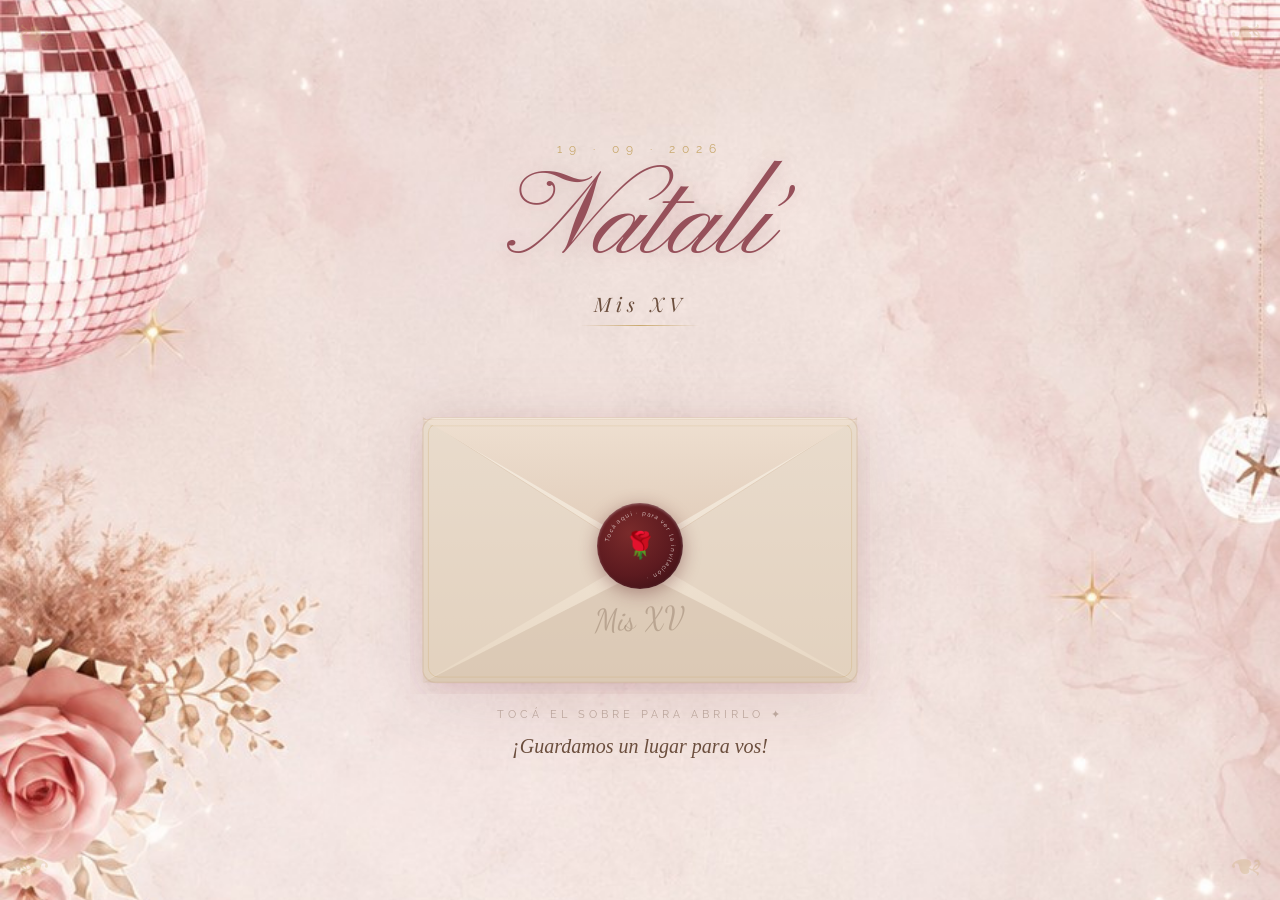
<file: index.html>
<!DOCTYPE html>
<html lang="es">
<head>
<meta charset="utf-8"/>
<meta content="width=device-width, initial-scale=1.0" name="viewport"/>
<title>Natalí · Mis XV</title>
<link href="https://fonts.googleapis.com/css2?family=Playfair+Display:ital,wght@0,400;0,600;1,400;1,600&family=Cormorant+Garamond:ital,wght@0,300;0,400;1,400&family=IM+Fell+English:ital@0;1&family=Raleway:wght@300;400;500&family=Dancing+Script:wght@600;700&family=Pinyon+Script&display=swap" rel="stylesheet"/>
<style>
*,*::before,*::after{box-sizing:border-box;margin:0;padding:0;}
html,body{height:100%;overflow:hidden;}
:root{
  --rose-old:#b5737a;
  --rose-deep:#8b4a52;
  --gold:#c9a96e;
  --gold-light:#e8d5a3;
  --beige:#f5ece0;
  --beige2:#ede0cc;
  --cream:#fdf8f2;
  --text:#3a2a1e;
  --text2:#6b4e3d;
  --fucsia-lila:#96505a;
  --bordo:#5c1a1f; --bordo-light:#7a2b2b;
}
body{
  background-color:#f2e0d4;
  background-image:url('bg-natali.png');
  background-size:cover;
  background-position:center;
  font-family:'Cormorant Garamond',serif;
  display:flex;flex-direction:column;align-items:center;
  justify-content:center;min-height:100vh;min-height:100dvh;
  position:relative;overflow:hidden;
  padding:16px;
}

/* PÉTALOS / CONFETTI dorado */
#petals{position:fixed;inset:0;pointer-events:none;z-index:1;}
.petal{position:absolute;top:-20px;animation:petalFall linear infinite;opacity:0;box-shadow:0 0 5px 1px rgba(255,255,255,.6);}
@keyframes petalFall{
  0%{transform:translateY(0) rotate(0deg) translateX(0);opacity:.55;}
  50%{transform:translateY(50vh) rotate(220deg) translateX(14px);opacity:.38;}
  100%{transform:translateY(108vh) rotate(400deg) translateX(-10px);opacity:0;}
}

/* ORNAMENTOS decorativos fijos */
.corner{position:fixed;font-size:clamp(28px,6vw,42px);color:var(--gold);opacity:.28;z-index:2;line-height:1;}
.corner-tl{top:14px;left:16px;}
.corner-tr{top:14px;right:16px;transform:scaleX(-1);}
.corner-bl{bottom:14px;left:16px;transform:scaleY(-1);}
.corner-br{bottom:14px;right:16px;transform:scale(-1);}

/* HEADER */
.header-area{
  text-align:center;margin-bottom:18px;
  opacity:0;animation:fadeUp 1s .2s forwards;
  position:relative;z-index:10;
}
.header-date{
  font-family:'Raleway',sans-serif;
  font-size:clamp(9px,2.5vw,12px);
  letter-spacing:7px;color:var(--gold);
  text-transform:uppercase;margin-bottom:5px;
}
.header-name{
  font-family:'Pinyon Script',cursive;
  font-size:clamp(72px,21vw,120px);
  font-weight:400;
  color:var(--fucsia-lila);line-height:1.05;
  text-shadow:0 2px 18px rgba(150,80,90,.28);
}
.header-subtitle{
  font-family:'Playfair Display',serif;
  font-size:clamp(14px,3.8vw,20px);
  color:var(--text2);letter-spacing:5px;margin-top:3px;
  font-style:italic;
}
.header-divider{
  width:120px;height:1px;margin:8px auto 0;
  background:linear-gradient(90deg,transparent,var(--gold),transparent);
}

/* ESCENA */
.scene{
  position:relative;
  width:min(88vw,460px);
  opacity:0;animation:fadeUp 1s .6s forwards;
  cursor:pointer;z-index:10;
}

/* HOJA */
.letter{
  position:absolute;
  left:13%;width:74%;
  top:26%;
  z-index:5;opacity:0;pointer-events:none;
  background:linear-gradient(175deg,var(--cream) 0%,#f8f0e4 100%);
  border-radius:3px 3px 2px 2px;
  border:1px solid rgba(201,169,110,.3);
  box-shadow:0 -4px 28px rgba(139,74,82,.12),0 2px 12px rgba(0,0,0,.06);
  min-height:56%;
  display:flex;flex-direction:column;
  align-items:center;justify-content:center;
  gap:7px;padding:22px 14px 24px;
  text-align:center;overflow:visible;
}
.letter::before{
  content:'';position:absolute;top:13px;left:13px;right:13px;
  height:1px;background:linear-gradient(90deg,transparent,rgba(201,169,110,.35),transparent);
}
.letter::after{
  content:'';position:absolute;bottom:13px;left:13px;right:13px;
  height:1px;background:linear-gradient(90deg,transparent,rgba(201,169,110,.35),transparent);
}
/* esquinas decorativas en la hoja */
.letter-corner{position:absolute;font-size:14px;color:var(--gold);opacity:.6;line-height:1;}
.letter-corner.tl{top:6px;left:8px;}
.letter-corner.tr{top:6px;right:8px;}
.letter-corner.bl{bottom:6px;left:8px;}
.letter-corner.br{bottom:6px;right:8px;}

.letter-crown{font-size:clamp(18px,4vw,24px);opacity:.7;}
.letter-xv{
  font-family:'Playfair Display',serif;
  font-size:clamp(38px,10vw,58px);
  font-weight:600;
  color:var(--gold);
  line-height:1;
  text-shadow:0 2px 14px rgba(201,169,110,.3);
}
.letter-name{
  font-family:'Pinyon Script',cursive;
  font-size:clamp(28px,7.5vw,42px);
  color:var(--fucsia-lila);line-height:1;
}
.letter-msg{
  font-family:'IM Fell English',serif;
  font-size:clamp(12px,3vw,15px);
  color:var(--text2);letter-spacing:1px;
  font-style:italic;line-height:1.6;
  max-width:90%;
}
.letter-date{
  font-family:'Raleway',sans-serif;
  font-size:clamp(9px,2.3vw,11px);
  letter-spacing:4px;color:var(--gold);
  text-transform:uppercase;margin-top:3px;
}

/* SVG SOBRE */
.envelope-wrap{position:relative;z-index:20;width:100%;}
.envelope-svg{width:100%;display:block;filter:drop-shadow(0 14px 36px rgba(139,74,82,.16));}
.flap{transform-box:fill-box;transform-origin:50% 0%;}

/* SELLO */
.seal-wrap{
  position:absolute;left:50%;bottom:30%;
  transform:translateX(-50%);z-index:25;
}
.seal-circle{
  width:clamp(70px,17vw,86px);height:clamp(70px,17vw,86px);
  border-radius:50%;
  background:radial-gradient(circle at 38% 35%,var(--bordo-light),var(--bordo) 55%,#2e0d12);
  display:flex;align-items:center;justify-content:center;
  box-shadow:0 4px 18px rgba(92,26,31,.4),inset 0 1px 3px rgba(255,255,255,.35);
  position:relative;
}
.seal-icon{font-size:clamp(20px,5vw,26px);position:relative;z-index:2;}

/* ANIMACIONES */
@keyframes flapOpen{0%{transform:rotateX(0);}100%{transform:rotateX(-175deg);}}
@keyframes sealPop{
  0%{transform:translateX(-50%) scale(1);opacity:1;}
  35%{transform:translateX(-50%) scale(1.18);opacity:.7;}
  100%{transform:translateX(-50%) scale(0);opacity:0;}
}
@keyframes letterRise{
  0%{transform:translateY(0) scale(.97);opacity:0;}
  20%{opacity:1;}
  100%{transform:translateY(-52%) scale(1);opacity:1;}
}
@keyframes envelopeExit{to{transform:scale(.88) translateY(16px);opacity:0;}}
@keyframes fadeUp{from{opacity:0;transform:translateY(18px);}to{opacity:1;transform:translateY(0);}}

.opening .flap     {animation:flapOpen   1.1s .1s  cubic-bezier(.4,0,.2,1) forwards;}
.opening .seal-wrap{animation:sealPop    .55s .05s ease-in forwards;}
.opening .letter   {animation:letterRise 1.4s .9s  cubic-bezier(.2,.8,.3,1) forwards;}
.done              {animation:envelopeExit .55s .1s ease-in forwards;}

.scene:not(.opening) .seal-wrap{transition:transform .2s;}
.scene:hover:not(.opening) .seal-wrap{transform:translateX(-50%) scale(1.08);}

/* HINT */
.tap-hint{
  margin-top:14px;text-align:center;
  font-family:'Raleway',sans-serif;font-size:clamp(9px,2.5vw,11px);
  letter-spacing:4px;color:rgba(107,78,61,.38);text-transform:uppercase;
  opacity:0;animation:fadeUp .9s 1.2s forwards;
  position:relative;z-index:10;transition:opacity .3s;
}
.footer-text{
  margin-top:14px;text-align:center;
  font-family:'IM Fell English',serif;
  font-size:clamp(15px,3.8vw,20px);
  font-style:italic;color:var(--text2);
  opacity:0;animation:fadeUp .9s .9s forwards;
  position:relative;z-index:10;
}
#overlay{
  position:fixed;inset:0;
  background:linear-gradient(160deg,#f5ece0,#fdf8f2);
  opacity:0;pointer-events:none;z-index:100;transition:opacity .65s ease;
}
#overlay.fade-in{opacity:1;pointer-events:all;}
</style>
</head>
<body>
<div id="petals"></div>

<div id="overlay"></div>

<!-- Esquinas decorativas estilo Luis XV -->
<div class="corner corner-tl">❧</div>
<div class="corner corner-tr">❧</div>
<div class="corner corner-bl">❧</div>
<div class="corner corner-br">❧</div>

<div class="header-area">
  <p class="header-date">19 · 09 · 2026</p>
  <h1 class="header-name">Natalí</h1>
  <p class="header-subtitle" style="opacity:0;animation:fadeUp .9s .5s forwards;">Mis XV</p>
  <div class="header-divider"></div>
</div>

<div class="scene" id="scene" onclick="openEnvelope()">

  <!-- HOJA -->
  <div class="letter" id="letter">
    <span class="letter-corner tl">✦</span>
    <span class="letter-corner tr">✦</span>
    <span class="letter-corner bl">✦</span>
    <span class="letter-corner br">✦</span>
    <span class="letter-crown">👑</span>
    <span class="letter-xv">XV</span>
    <span class="letter-name">Natalí</span>
    <span class="letter-msg">Te invito a compartir<br/>la noche más especial<br/>de mi vida</span>
    <span class="letter-date">Sábado 19 de Septiembre · 2026</span>
  </div>

  <!-- SELLO -->
  <div class="seal-wrap" id="seal-wrap">
    <div class="seal-circle">
      <svg viewBox="0 0 86 86" style="position:absolute;inset:0;width:100%;height:100%;">
        <defs>
          <path id="cp" d="M43,43 m-31,0 a31,31 0 1,1 62,0 a31,31 0 1,1 -62,0"/>
        </defs>
        <text font-family="Raleway,sans-serif" font-size="6" fill="rgba(253,248,242,0.85)" letter-spacing="1.2">
          <textPath href="#cp" startOffset="2%">Tocá aquí · para ver la invitación ·</textPath>
        </text>
      </svg>
      <span class="seal-icon">🌹</span>
    </div>
  </div>

  <!-- SVG SOBRE -->
  <div class="envelope-wrap" id="envelope-wrap">
    <svg class="envelope-svg" viewBox="0 0 500 380" xmlns="http://www.w3.org/2000/svg">
      <defs>
        <linearGradient id="envG" x1="0" y1="0" x2="0" y2="1">
          <stop offset="0%" stop-color="#f5ece0"/>
          <stop offset="100%" stop-color="#e8d8c4"/>
        </linearGradient>
        <linearGradient id="flapG" x1="0" y1="0" x2="0" y2="1">
          <stop offset="0%" stop-color="#eedfd0"/>
          <stop offset="100%" stop-color="#e0cbb8"/>
        </linearGradient>
        <filter id="sh">
          <feDropShadow dx="0" dy="10" stdDeviation="14" flood-color="rgba(139,74,82,0.13)"/>
        </filter>
      </defs>
      <!-- Cuerpo -->
      <rect x="14" y="80" width="472" height="288" rx="14" fill="url(#envG)" filter="url(#sh)"/>
      <!-- Triángulos doblez -->
      <polygon points="14,80  250,230  14,368" fill="#deccba" opacity=".5"/>
      <polygon points="486,80 250,230 486,368" fill="#deccba" opacity=".5"/>
      <polygon points="14,368 250,248 486,368" fill="#d4c0ac" opacity=".6"/>
      <!-- Líneas doblez -->
      <line x1="14"  y1="80" x2="250" y2="230" stroke="rgba(180,140,100,.2)" stroke-width="1"/>
      <line x1="486" y1="80" x2="250" y2="230" stroke="rgba(180,140,100,.2)" stroke-width="1"/>
      <!-- Detalle dorado: filete en el borde -->
      <rect x="20" y="86" width="460" height="276" rx="11" fill="none" stroke="rgba(201,169,110,.35)" stroke-width="1"/>
      <!-- FLAP -->
      <g class="flap" style="transform-origin:250px 80px;">
        <polygon points="14,82 250,220 486,82" fill="url(#flapG)"/>
        <line x1="14" y1="82" x2="486" y2="82" stroke="rgba(180,140,100,.18)" stroke-width="1"/>
        <!-- filete dorado en el flap -->
        <line x1="22" y1="89" x2="478" y2="89" stroke="rgba(201,169,110,.28)" stroke-width=".8"/>
      </g>
      <!-- Borde exterior -->
      <rect x="14" y="80" width="472" height="288" rx="14" fill="none" stroke="rgba(180,140,100,.22)" stroke-width="1.5"/>
      <!-- "Mis XV" manuscrita -->
      <text x="250" y="310" text-anchor="middle"
        font-family="'Dancing Script',cursive" font-size="34"
        fill="rgba(107,78,61,.3)" transform="rotate(-2,250,310)">Mis XV</text>
    </svg>
  </div>

</div>

<p class="tap-hint" id="tap-hint">tocá el sobre para abrirlo ✦</p>
<p class="footer-text">¡Guardamos un lugar para vos!</p>

<script>
(function(){
  const c=document.getElementById('petals');
  /* pétalos: tono rosa viejo + dorado + beige */
  const formas=[
    {w:7,h:10,br:'50% 40% 55% 35%'},  /* pétalos */
    {w:5,h:5,br:'50%'},                /* círculos */
    {w:6,h:2,br:'2px'},               /* confetti rectángulo */
  ];
  const cols=['#e8c766','#f5deb3','#fff8dc','#d4af37','#ffffff','#c0c0c0','#f0e68c'];
  for(let i=0;i<32;i++){
    const p=document.createElement('div');p.className='petal';
    const f=formas[Math.floor(Math.random()*formas.length)];
    const s=.7+Math.random()*.8;
    p.style.cssText=[
      'left:'+(Math.random()*100)+'vw',
      'width:'+(f.w*s)+'px','height:'+(f.h*s)+'px',
      'background:'+cols[Math.floor(Math.random()*cols.length)],
      'border-radius:'+f.br,
      'animation-duration:'+(6+Math.random()*8)+'s',
      'animation-delay:'+(-Math.random()*9)+'s',
    ].join(';');
    c.appendChild(p);
  }
})();

let opened=false;
function openEnvelope(){
  if(opened)return;
  opened=true;
  document.getElementById('tap-hint').style.opacity='0';
  const scene=document.getElementById('scene');
  const letter=document.getElementById('letter');
  const envWrap=document.getElementById('envelope-wrap');
  scene.classList.add('opening');
  setTimeout(()=>{letter.style.zIndex='35';envWrap.style.zIndex='15';},900);
  setTimeout(()=>{
    scene.classList.add('done');
    document.getElementById('overlay').classList.add('fade-in');
    setTimeout(()=>{window.location.href='invitacion.html';},750);
  },3500);
}
</script>
</body>
</html>
</file>
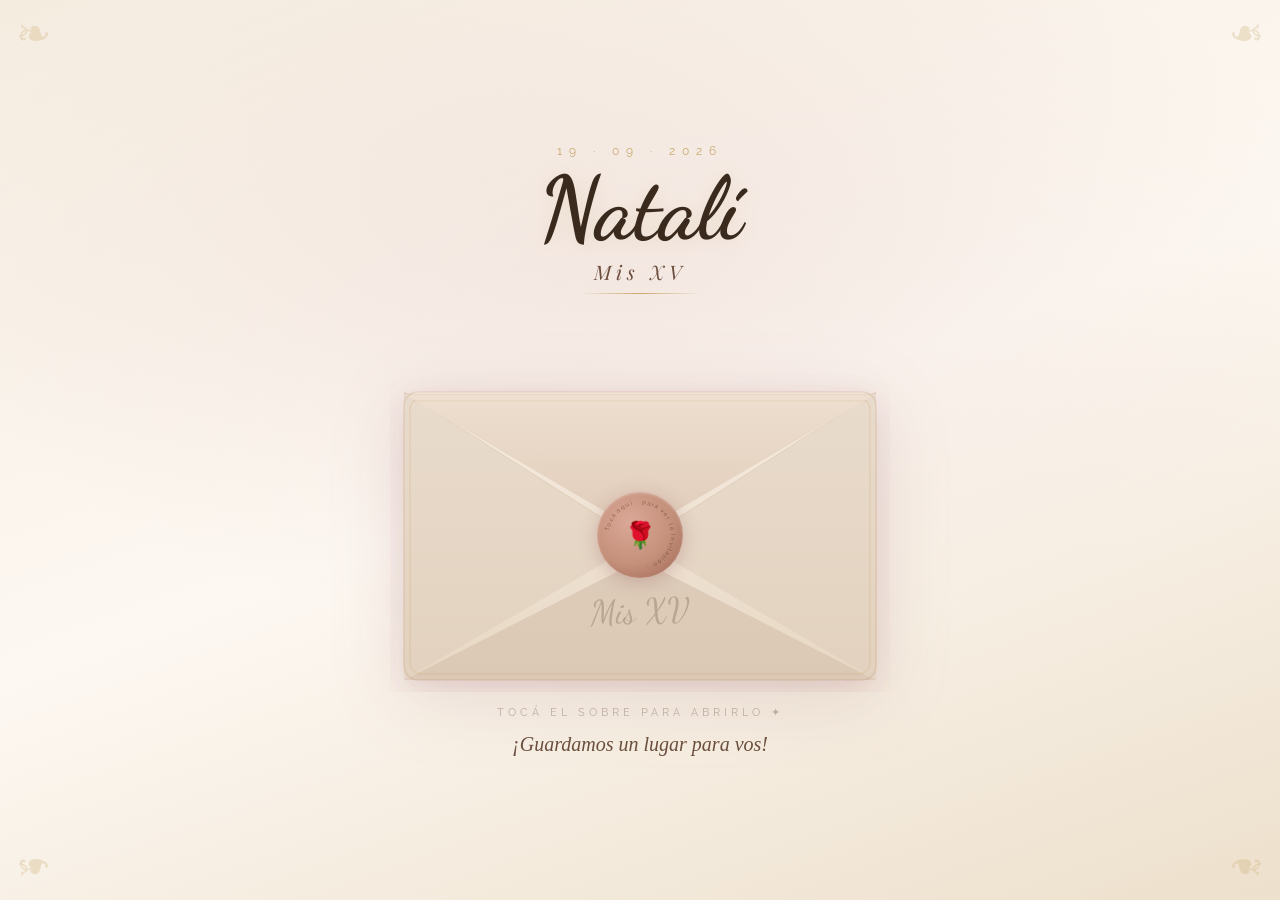
<file: entrada-natali.html>
<!DOCTYPE html>
<html lang="es">
<head>
<meta charset="utf-8"/>
<meta content="width=device-width, initial-scale=1.0" name="viewport"/>
<title>Natalí · Mis XV</title>
<link href="https://fonts.googleapis.com/css2?family=Playfair+Display:ital,wght@0,400;0,600;1,400;1,600&family=Cormorant+Garamond:ital,wght@0,300;0,400;1,400&family=IM+Fell+English:ital@0;1&family=Raleway:wght@300;400;500&family=Dancing+Script:wght@600;700&display=swap" rel="stylesheet"/>
<style>
*,*::before,*::after{box-sizing:border-box;margin:0;padding:0;}
html,body{height:100%;overflow:hidden;}
:root{
  --rose-old:#b5737a;
  --rose-deep:#8b4a52;
  --gold:#c9a96e;
  --gold-light:#e8d5a3;
  --beige:#f5ece0;
  --beige2:#ede0cc;
  --cream:#fdf8f2;
  --text:#3a2a1e;
  --text2:#6b4e3d;
  --seal:#c4907a;
}
body{
  background:
    radial-gradient(ellipse 80% 60% at 50% 30%, rgba(181,115,122,.10) 0%, transparent 70%),
    linear-gradient(160deg,#f5ece0 0%,#fdf8f2 50%,#ede0cc 100%);
  font-family:'Cormorant Garamond',serif;
  display:flex;flex-direction:column;align-items:center;
  justify-content:center;min-height:100vh;min-height:100dvh;
  position:relative;overflow:hidden;
  padding:16px;
}

/* PÉTALOS / CONFETTI dorado */
#petals{position:fixed;inset:0;pointer-events:none;z-index:1;}
.petal{position:absolute;top:-20px;animation:petalFall linear infinite;opacity:0;}
@keyframes petalFall{
  0%{transform:translateY(0) rotate(0deg) translateX(0);opacity:.55;}
  50%{transform:translateY(50vh) rotate(220deg) translateX(14px);opacity:.38;}
  100%{transform:translateY(108vh) rotate(400deg) translateX(-10px);opacity:0;}
}

/* ORNAMENTOS decorativos fijos */
.corner{position:fixed;font-size:clamp(28px,6vw,42px);color:var(--gold);opacity:.28;z-index:2;line-height:1;}
.corner-tl{top:14px;left:16px;}
.corner-tr{top:14px;right:16px;transform:scaleX(-1);}
.corner-bl{bottom:14px;left:16px;transform:scaleY(-1);}
.corner-br{bottom:14px;right:16px;transform:scale(-1);}

/* HEADER */
.header-area{
  text-align:center;margin-bottom:18px;
  opacity:0;animation:fadeUp 1s .2s forwards;
  position:relative;z-index:10;
}
.header-date{
  font-family:'Raleway',sans-serif;
  font-size:clamp(9px,2.5vw,12px);
  letter-spacing:7px;color:var(--gold);
  text-transform:uppercase;margin-bottom:5px;
}
.header-name{
  font-family:'Dancing Script',cursive;
  font-size:clamp(54px,15vw,88px);
  color:var(--text);line-height:1.05;
  text-shadow:0 2px 18px rgba(201,169,110,.2);
}
.header-subtitle{
  font-family:'Playfair Display',serif;
  font-size:clamp(14px,3.8vw,20px);
  color:var(--text2);letter-spacing:5px;margin-top:3px;
  font-style:italic;
}
.header-divider{
  width:120px;height:1px;margin:8px auto 0;
  background:linear-gradient(90deg,transparent,var(--gold),transparent);
}

/* ESCENA */
.scene{
  position:relative;
  width:min(92vw,500px);
  opacity:0;animation:fadeUp 1s .6s forwards;
  cursor:pointer;z-index:10;
}

/* HOJA */
.letter{
  position:absolute;
  left:13%;width:74%;
  top:26%;
  z-index:5;opacity:0;pointer-events:none;
  background:linear-gradient(175deg,var(--cream) 0%,#f8f0e4 100%);
  border-radius:3px 3px 2px 2px;
  border:1px solid rgba(201,169,110,.3);
  box-shadow:0 -4px 28px rgba(139,74,82,.12),0 2px 12px rgba(0,0,0,.06);
  min-height:56%;
  display:flex;flex-direction:column;
  align-items:center;justify-content:center;
  gap:7px;padding:22px 14px 24px;
  text-align:center;overflow:visible;
}
.letter::before{
  content:'';position:absolute;top:13px;left:13px;right:13px;
  height:1px;background:linear-gradient(90deg,transparent,rgba(201,169,110,.35),transparent);
}
.letter::after{
  content:'';position:absolute;bottom:13px;left:13px;right:13px;
  height:1px;background:linear-gradient(90deg,transparent,rgba(201,169,110,.35),transparent);
}
/* esquinas decorativas en la hoja */
.letter-corner{position:absolute;font-size:14px;color:var(--gold);opacity:.6;line-height:1;}
.letter-corner.tl{top:6px;left:8px;}
.letter-corner.tr{top:6px;right:8px;}
.letter-corner.bl{bottom:6px;left:8px;}
.letter-corner.br{bottom:6px;right:8px;}

.letter-crown{font-size:clamp(18px,4vw,24px);opacity:.7;}
.letter-xv{
  font-family:'Playfair Display',serif;
  font-size:clamp(38px,10vw,58px);
  font-weight:600;
  color:var(--gold);
  line-height:1;
  text-shadow:0 2px 14px rgba(201,169,110,.3);
}
.letter-name{
  font-family:'Dancing Script',cursive;
  font-size:clamp(24px,6.5vw,36px);
  color:var(--rose-deep);line-height:1;
}
.letter-msg{
  font-family:'IM Fell English',serif;
  font-size:clamp(12px,3vw,15px);
  color:var(--text2);letter-spacing:1px;
  font-style:italic;line-height:1.6;
  max-width:90%;
}
.letter-date{
  font-family:'Raleway',sans-serif;
  font-size:clamp(9px,2.3vw,11px);
  letter-spacing:4px;color:var(--gold);
  text-transform:uppercase;margin-top:3px;
}

/* SVG SOBRE */
.envelope-wrap{position:relative;z-index:20;width:100%;}
.envelope-svg{width:100%;display:block;filter:drop-shadow(0 14px 36px rgba(139,74,82,.16));}
.flap{transform-box:fill-box;transform-origin:50% 0%;}

/* SELLO */
.seal-wrap{
  position:absolute;left:50%;bottom:30%;
  transform:translateX(-50%);z-index:25;
}
.seal-circle{
  width:clamp(70px,17vw,86px);height:clamp(70px,17vw,86px);
  border-radius:50%;
  background:radial-gradient(circle at 38% 35%,#dba898,var(--seal) 55%,#9a6050);
  display:flex;align-items:center;justify-content:center;
  box-shadow:0 4px 18px rgba(139,74,82,.28),inset 0 1px 3px rgba(255,255,255,.35);
  position:relative;
}
.seal-icon{font-size:clamp(20px,5vw,26px);position:relative;z-index:2;}

/* ANIMACIONES */
@keyframes flapOpen{0%{transform:rotateX(0);}100%{transform:rotateX(-175deg);}}
@keyframes sealPop{
  0%{transform:translateX(-50%) scale(1);opacity:1;}
  35%{transform:translateX(-50%) scale(1.18);opacity:.7;}
  100%{transform:translateX(-50%) scale(0);opacity:0;}
}
@keyframes letterRise{
  0%{transform:translateY(0) scale(.97);opacity:0;}
  20%{opacity:1;}
  100%{transform:translateY(-52%) scale(1);opacity:1;}
}
@keyframes envelopeExit{to{transform:scale(.88) translateY(16px);opacity:0;}}
@keyframes fadeUp{from{opacity:0;transform:translateY(18px);}to{opacity:1;transform:translateY(0);}}

.opening .flap     {animation:flapOpen   1.1s .1s  cubic-bezier(.4,0,.2,1) forwards;}
.opening .seal-wrap{animation:sealPop    .55s .05s ease-in forwards;}
.opening .letter   {animation:letterRise 1.4s .9s  cubic-bezier(.2,.8,.3,1) forwards;}
.done              {animation:envelopeExit .55s .1s ease-in forwards;}

.scene:not(.opening) .seal-wrap{transition:transform .2s;}
.scene:hover:not(.opening) .seal-wrap{transform:translateX(-50%) scale(1.08);}

/* HINT */
.tap-hint{
  margin-top:14px;text-align:center;
  font-family:'Raleway',sans-serif;font-size:clamp(9px,2.5vw,11px);
  letter-spacing:4px;color:rgba(107,78,61,.38);text-transform:uppercase;
  opacity:0;animation:fadeUp .9s 1.2s forwards;
  position:relative;z-index:10;transition:opacity .3s;
}
.footer-text{
  margin-top:14px;text-align:center;
  font-family:'IM Fell English',serif;
  font-size:clamp(15px,3.8vw,20px);
  font-style:italic;color:var(--text2);
  opacity:0;animation:fadeUp .9s .9s forwards;
  position:relative;z-index:10;
}
#overlay{
  position:fixed;inset:0;
  background:linear-gradient(160deg,#f5ece0,#fdf8f2);
  opacity:0;pointer-events:none;z-index:100;transition:opacity .65s ease;
}
#overlay.fade-in{opacity:1;pointer-events:all;}
</style>
</head>
<body>
<div id="petals"></div>
<div id="overlay"></div>

<!-- Esquinas decorativas estilo Luis XV -->
<div class="corner corner-tl">❧</div>
<div class="corner corner-tr">❧</div>
<div class="corner corner-bl">❧</div>
<div class="corner corner-br">❧</div>

<div class="header-area">
  <p class="header-date">19 · 09 · 2026</p>
  <h1 class="header-name">Natalí</h1>
  <p class="header-subtitle" style="opacity:0;animation:fadeUp .9s .5s forwards;">Mis XV</p>
  <div class="header-divider"></div>
</div>

<div class="scene" id="scene" onclick="openEnvelope()">

  <!-- HOJA -->
  <div class="letter" id="letter">
    <span class="letter-corner tl">✦</span>
    <span class="letter-corner tr">✦</span>
    <span class="letter-corner bl">✦</span>
    <span class="letter-corner br">✦</span>
    <span class="letter-crown">👑</span>
    <span class="letter-xv">XV</span>
    <span class="letter-name">Natalí</span>
    <span class="letter-msg">Te invito a compartir<br/>la noche más especial<br/>de mi vida</span>
    <span class="letter-date">Viernes 19 de Septiembre · 2026</span>
  </div>

  <!-- SELLO -->
  <div class="seal-wrap" id="seal-wrap">
    <div class="seal-circle">
      <svg viewBox="0 0 86 86" style="position:absolute;inset:0;width:100%;height:100%;">
        <defs>
          <path id="cp" d="M43,43 m-31,0 a31,31 0 1,1 62,0 a31,31 0 1,1 -62,0"/>
        </defs>
        <text font-family="Raleway,sans-serif" font-size="6" fill="rgba(62,35,22,0.55)" letter-spacing="1.2">
          <textPath href="#cp" startOffset="2%">Tocá aquí · para ver la invitación ·</textPath>
        </text>
      </svg>
      <span class="seal-icon">🌹</span>
    </div>
  </div>

  <!-- SVG SOBRE -->
  <div class="envelope-wrap" id="envelope-wrap">
    <svg class="envelope-svg" viewBox="0 0 500 380" xmlns="http://www.w3.org/2000/svg">
      <defs>
        <linearGradient id="envG" x1="0" y1="0" x2="0" y2="1">
          <stop offset="0%" stop-color="#f5ece0"/>
          <stop offset="100%" stop-color="#e8d8c4"/>
        </linearGradient>
        <linearGradient id="flapG" x1="0" y1="0" x2="0" y2="1">
          <stop offset="0%" stop-color="#eedfd0"/>
          <stop offset="100%" stop-color="#e0cbb8"/>
        </linearGradient>
        <filter id="sh">
          <feDropShadow dx="0" dy="10" stdDeviation="14" flood-color="rgba(139,74,82,0.13)"/>
        </filter>
      </defs>
      <!-- Cuerpo -->
      <rect x="14" y="80" width="472" height="288" rx="14" fill="url(#envG)" filter="url(#sh)"/>
      <!-- Triángulos doblez -->
      <polygon points="14,80  250,230  14,368" fill="#deccba" opacity=".5"/>
      <polygon points="486,80 250,230 486,368" fill="#deccba" opacity=".5"/>
      <polygon points="14,368 250,248 486,368" fill="#d4c0ac" opacity=".6"/>
      <!-- Líneas doblez -->
      <line x1="14"  y1="80" x2="250" y2="230" stroke="rgba(180,140,100,.2)" stroke-width="1"/>
      <line x1="486" y1="80" x2="250" y2="230" stroke="rgba(180,140,100,.2)" stroke-width="1"/>
      <!-- Detalle dorado: filete en el borde -->
      <rect x="20" y="86" width="460" height="276" rx="11" fill="none" stroke="rgba(201,169,110,.35)" stroke-width="1"/>
      <!-- FLAP -->
      <g class="flap" style="transform-origin:250px 80px;">
        <polygon points="14,82 250,220 486,82" fill="url(#flapG)"/>
        <line x1="14" y1="82" x2="486" y2="82" stroke="rgba(180,140,100,.18)" stroke-width="1"/>
        <!-- filete dorado en el flap -->
        <line x1="22" y1="89" x2="478" y2="89" stroke="rgba(201,169,110,.28)" stroke-width=".8"/>
      </g>
      <!-- Borde exterior -->
      <rect x="14" y="80" width="472" height="288" rx="14" fill="none" stroke="rgba(180,140,100,.22)" stroke-width="1.5"/>
      <!-- "Mis XV" manuscrita -->
      <text x="250" y="310" text-anchor="middle"
        font-family="'Dancing Script',cursive" font-size="34"
        fill="rgba(107,78,61,.3)" transform="rotate(-2,250,310)">Mis XV</text>
    </svg>
  </div>

</div>

<p class="tap-hint" id="tap-hint">tocá el sobre para abrirlo ✦</p>
<p class="footer-text">¡Guardamos un lugar para vos!</p>

<script>
(function(){
  const c=document.getElementById('petals');
  /* pétalos: tono rosa viejo + dorado + beige */
  const formas=[
    {w:7,h:10,br:'50% 40% 55% 35%'},  /* pétalos */
    {w:5,h:5,br:'50%'},                /* círculos */
    {w:6,h:2,br:'2px'},               /* confetti rectángulo */
  ];
  const cols=['#c9a96e','#b5737a','#e8d5a3','#dcccb8','#c4907a','#f0e4d0','#8b4a52'];
  for(let i=0;i<32;i++){
    const p=document.createElement('div');p.className='petal';
    const f=formas[Math.floor(Math.random()*formas.length)];
    const s=.7+Math.random()*.8;
    p.style.cssText=[
      'left:'+(Math.random()*100)+'vw',
      'width:'+(f.w*s)+'px','height:'+(f.h*s)+'px',
      'background:'+cols[Math.floor(Math.random()*cols.length)],
      'border-radius:'+f.br,
      'animation-duration:'+(6+Math.random()*8)+'s',
      'animation-delay:'+(-Math.random()*9)+'s',
    ].join(';');
    c.appendChild(p);
  }
})();

let opened=false;
function openEnvelope(){
  if(opened)return;
  opened=true;
  document.getElementById('tap-hint').style.opacity='0';
  const scene=document.getElementById('scene');
  const letter=document.getElementById('letter');
  const envWrap=document.getElementById('envelope-wrap');
  scene.classList.add('opening');
  setTimeout(()=>{letter.style.zIndex='35';envWrap.style.zIndex='15';},900);
  setTimeout(()=>{
    scene.classList.add('done');
    document.getElementById('overlay').classList.add('fade-in');
    setTimeout(()=>{window.location.href='invitacion-natali.html';},750);
  },3500);
}
</script>
</body>
</html>
</file>
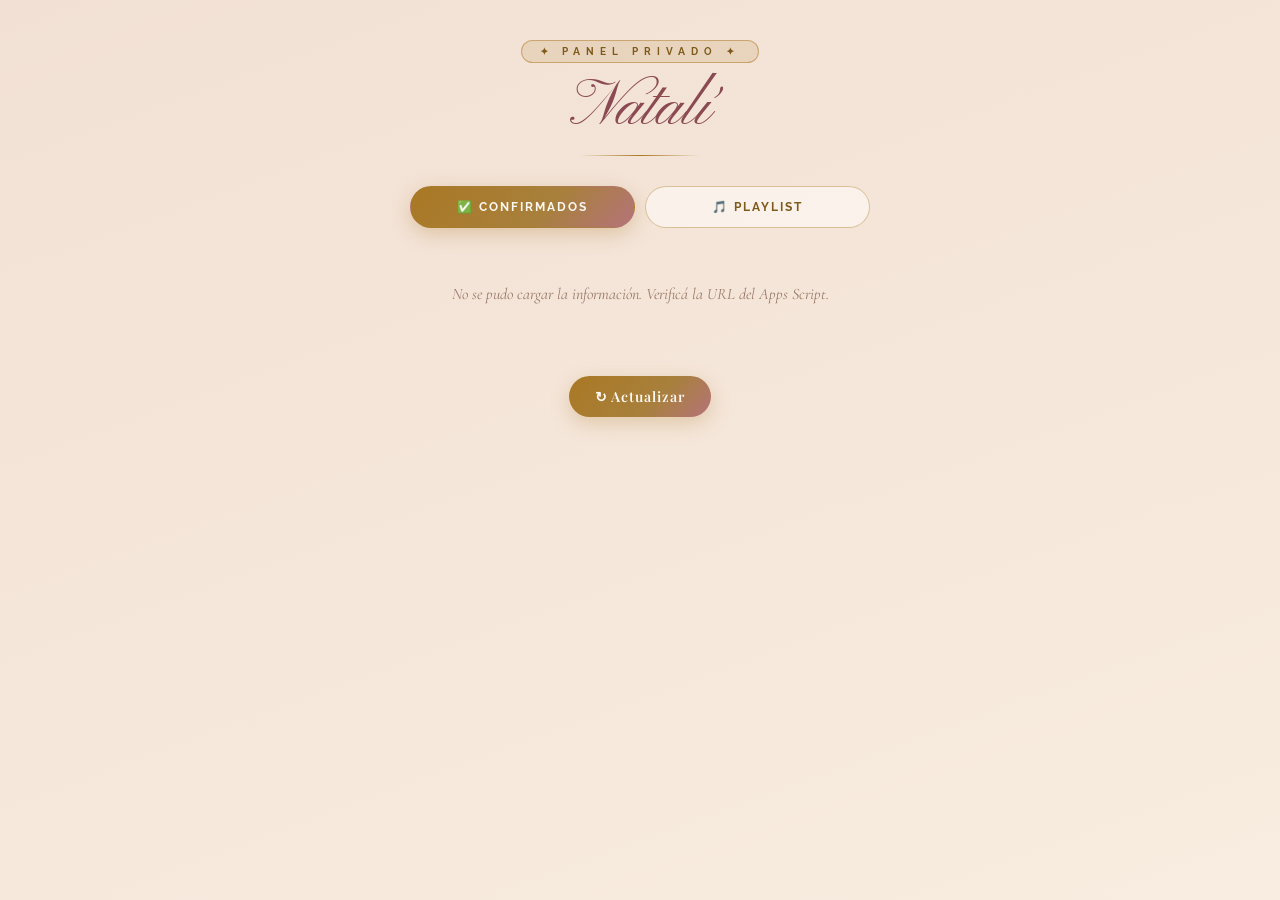
<file: panel-confirmaciones.html>
<!DOCTYPE html>
<html lang="es">
<head>
<meta charset="utf-8"/>
<meta content="width=device-width, initial-scale=1.0" name="viewport"/>
<title>Panel · Confirmaciones y Playlist</title>
<link href="https://fonts.googleapis.com/css2?family=Playfair+Display:ital,wght@0,400;0,600;1,400;1,600&family=Cormorant+Garamond:ital,wght@0,300;0,400;0,500;1,300;1,400&family=Raleway:wght@300;400;500;700&family=Pinyon+Script&display=swap" rel="stylesheet"/>
<style>
:root{
  --rose-old:#b5737a; --rose-deep:#8b4a52;
  --gold:#a97824; --gold-light:#d4a94e; --gold-pale:#f7f0e0; --gold-deep:#7d5a1a;
  --cream:#fdf8f2;
  --text:#3a2a1e; --text2:#6b4e3d; --text3:#9a7a68;
  --card-bg:rgba(253,248,242,0.9); --bordo:#5c1a1f;
}
*,*::before,*::after{box-sizing:border-box;margin:0;padding:0;}
body{
  background:linear-gradient(160deg,#f2e0d4,#f8ede0);
  min-height:100vh;
  font-family:'Cormorant Garamond',serif;color:var(--text);
  padding:40px 16px 60px;
}
.panel-header{text-align:center;margin-bottom:30px;}
.panel-badge{display:inline-block;font-family:'Raleway',sans-serif;font-size:10px;font-weight:700;letter-spacing:6px;color:var(--gold-deep);text-transform:uppercase;background:rgba(169,120,36,.14);padding:5px 18px;border-radius:50px;border:1.5px solid rgba(169,120,36,.5);margin-bottom:14px;}
.panel-title{font-family:'Pinyon Script',cursive;font-size:clamp(42px,10vw,64px);color:var(--rose-deep);line-height:1;}
.gold-line{width:120px;height:1px;background:linear-gradient(90deg,transparent,var(--gold),transparent);margin:14px auto 0;}

/* TABS */
.tabs{display:flex;justify-content:center;gap:10px;max-width:460px;margin:28px auto 0;}
.tab-btn{
  flex:1;padding:13px 10px;border-radius:50px;border:1.5px solid rgba(169,120,36,.4);
  background:rgba(253,248,242,.7);color:var(--gold-deep);
  font-family:'Raleway',sans-serif;font-size:12px;font-weight:700;letter-spacing:2px;
  text-transform:uppercase;cursor:pointer;transition:all .25s;
}
.tab-btn.active{background:linear-gradient(135deg,var(--gold) 0%,#a8803c 60%,var(--rose-old) 100%);color:var(--cream);border-color:transparent;box-shadow:0 6px 20px rgba(169,120,36,.3);}
.tab-btn:not(.active):hover{background:rgba(169,120,36,.1);}

/* CONTENEDOR */
.muro-wrapper{max-width:460px;margin:26px auto 0;display:none;}
.muro-wrapper.active{display:block;}

.pagina-indicador{text-align:center;font-family:'Raleway',sans-serif;font-size:11px;letter-spacing:3px;color:var(--gold-deep);text-transform:uppercase;margin-bottom:16px;}
.total-count{text-align:center;font-family:'Playfair Display',serif;font-style:italic;font-size:18px;color:var(--text2);margin-bottom:18px;}
.total-count strong{color:var(--gold-deep);font-style:normal;}

#muro{display:flex;flex-direction:column;gap:14px;}

.mensaje{
  padding:18px 20px;border-radius:16px;
  background:var(--card-bg);
  border:1px solid rgba(201,169,110,.3);
  box-shadow:0 6px 20px rgba(169,120,36,.1);
  opacity:0;transform:translateY(10px);
  animation:aparecer .45s ease forwards;
  position:relative;
}
.mensaje::before{content:'✦';position:absolute;top:10px;right:14px;color:var(--gold);opacity:.4;font-size:12px;}
.linea{margin-bottom:5px;font-size:16px;}
.linea:last-child{margin-bottom:0;}
.label{font-family:'Raleway',sans-serif;font-size:9px;letter-spacing:2px;color:var(--gold-deep);text-transform:uppercase;font-weight:700;margin-right:6px;}
.nombre{font-family:'Playfair Display',serif;font-weight:600;font-size:18px;color:var(--dark,#3a2a1e);}
.no-data{text-align:center;font-style:italic;color:var(--text3);padding:30px 0;}

/* CONTROLES */
.controles{display:flex;justify-content:space-between;margin-top:20px;gap:10px;}
.controles button{
  flex:1;padding:12px 18px;border-radius:50px;border:1.5px solid rgba(169,120,36,.45);
  background:transparent;color:var(--gold-deep);cursor:pointer;
  font-family:'Raleway',sans-serif;font-size:12px;font-weight:700;letter-spacing:1.5px;
  text-transform:uppercase;transition:all .2s;
}
.controles button:hover{background:rgba(169,120,36,.1);}
#prevBtn1,#nextBtn1,#prevBtn2,#nextBtn2{display:none;}

@keyframes aparecer{to{opacity:1;transform:translateY(0);}}

.refresh-btn{
  display:block;margin:22px auto 0;padding:11px 26px;border-radius:50px;border:none;
  background:linear-gradient(135deg,var(--gold) 0%,#a8803c 60%,var(--rose-old) 100%);
  color:var(--cream);font-family:'Playfair Display',serif;font-size:14px;font-weight:600;
  letter-spacing:1px;cursor:pointer;box-shadow:0 6px 20px rgba(169,120,36,.28);transition:transform .2s;
}
.refresh-btn:hover{transform:translateY(-2px);}

@media(max-width:480px){
  .panel-title{font-size:48px;}
  .tabs{max-width:100%;}
}
</style>
</head>
<body>

<div class="panel-header">
  <span class="panel-badge">✦ panel privado ✦</span>
  <p class="panel-title">Natalí</p>
  <div class="gold-line"></div>
</div>

<div class="tabs">
  <button class="tab-btn active" id="tabBtn1" onclick="showTab(1)">✅ Confirmados</button>
  <button class="tab-btn" id="tabBtn2" onclick="showTab(2)">🎵 Playlist</button>
</div>

<!-- RSVP -->
<div class="muro-wrapper active" id="wrap1">
  <p class="total-count" id="totalCount1"></p>
  <div id="paginaInfo1" class="pagina-indicador"></div>
  <div id="muro1"></div>
  <div class="controles">
    <button id="prevBtn1" onclick="prev(1)">⬅ Anterior</button>
    <button id="nextBtn1" onclick="next(1)">Siguiente ➡</button>
  </div>
  <button class="refresh-btn" onclick="cargar(1)">↻ Actualizar</button>
</div>

<!-- CANCIONES -->
<div class="muro-wrapper" id="wrap2">
  <p class="total-count" id="totalCount2"></p>
  <div id="paginaInfo2" class="pagina-indicador"></div>
  <div id="muro2"></div>
  <div class="controles">
    <button id="prevBtn2" onclick="prev(2)">⬅ Anterior</button>
    <button id="nextBtn2" onclick="next(2)">Siguiente ➡</button>
  </div>
  <button class="refresh-btn" onclick="cargar(2)">↻ Actualizar</button>
</div>

<script>
/* URLs de tus 2 Apps Script (GET) */
const URL_RSVP  = "https://script.google.com/macros/s/AKfycbwZepPums3_47360UqzHTGz4grV_27T4MetdiJArdpUFw8cOc5LvuR_t89XuOvKOC1Ilw/exec";   // debe tener función doGet()
const URL_SONG  = "https://script.google.com/macros/s/AKfycbxk8G9WfGtwvL5b1oF5Jit6cyTMkWHCW2-HT9VEJA81SEri774l77KxgkFKpgWemPTYoQ/exec"; // debe tener función doGet()

const POR_PAGINA = window.innerWidth < 600 ? 5 : 10;

const estado = {
  1:{pagina:0,datos:[],url:URL_RSVP,tipoLabel:'Nombre',tipoLabel2:'Dato'},
  2:{pagina:0,datos:[],url:URL_SONG,tipoLabel:'Canción',tipoLabel2:'Link'}
};

function showTab(n){
  document.getElementById('tabBtn1').classList.toggle('active', n===1);
  document.getElementById('tabBtn2').classList.toggle('active', n===2);
  document.getElementById('wrap1').classList.toggle('active', n===1);
  document.getElementById('wrap2').classList.toggle('active', n===2);
}

function cargar(n){
  const st=estado[n];
  fetch(st.url + "?t=" + Date.now())
    .then(r=>r.json())
    .then(data=>{
      st.datos = Array.isArray(data) ? data.reverse() : [];
      st.pagina = 0;
      render(n);
    })
    .catch(()=>{
      document.getElementById('muro'+n).innerHTML = '<p class="no-data">No se pudo cargar la información. Verificá la URL del Apps Script.</p>';
    });
}

function render(n){
  const st=estado[n];
  const muro=document.getElementById('muro'+n);
  const info=document.getElementById('paginaInfo'+n);
  const total=document.getElementById('totalCount'+n);
  muro.innerHTML='';

  total.innerHTML = n===1
    ? `<strong>${st.datos.length}</strong> persona${st.datos.length===1?'':'s'} confirmada${st.datos.length===1?'':'s'}`
    : `<strong>${st.datos.length}</strong> canción${st.datos.length===1?'':'es'} sugerida${st.datos.length===1?'':'s'}`;

  if(st.datos.length===0){
    muro.innerHTML='<p class="no-data">Todavía no hay confirmaciones 🌹</p>';
    info.innerText='';
    document.getElementById('prevBtn'+n).style.display='none';
    document.getElementById('nextBtn'+n).style.display='none';
    return;
  }

  const totalPaginas=Math.ceil(st.datos.length/POR_PAGINA);
  const inicio=st.pagina*POR_PAGINA;
  const fin=inicio+POR_PAGINA;
  info.innerText=`Página ${st.pagina+1} de ${totalPaginas}`;

  st.datos.slice(inicio,fin).forEach((m,i)=>{
    const div=document.createElement('div');
    div.className='mensaje';
    div.style.animationDelay=`${i*0.06}s`;
    div.innerHTML=`
      <div class="linea"><span class="label">${st.tipoLabel}</span><span class="nombre">${m.nombre || "Anónimo"}</span></div>
      <div class="linea"><span class="label">${st.tipoLabel2}</span><span>${m.mensaje || "-"}</span></div>
    `;
    muro.appendChild(div);
  });

  document.getElementById('prevBtn'+n).style.display = st.pagina===0 ? 'none' : 'inline-block';
  document.getElementById('nextBtn'+n).style.display = fin<st.datos.length ? 'inline-block' : 'none';
}

function next(n){ estado[n].pagina++; render(n); }
function prev(n){ estado[n].pagina--; render(n); }

cargar(1);
cargar(2);
</script>
</body>
</html>
</file>
